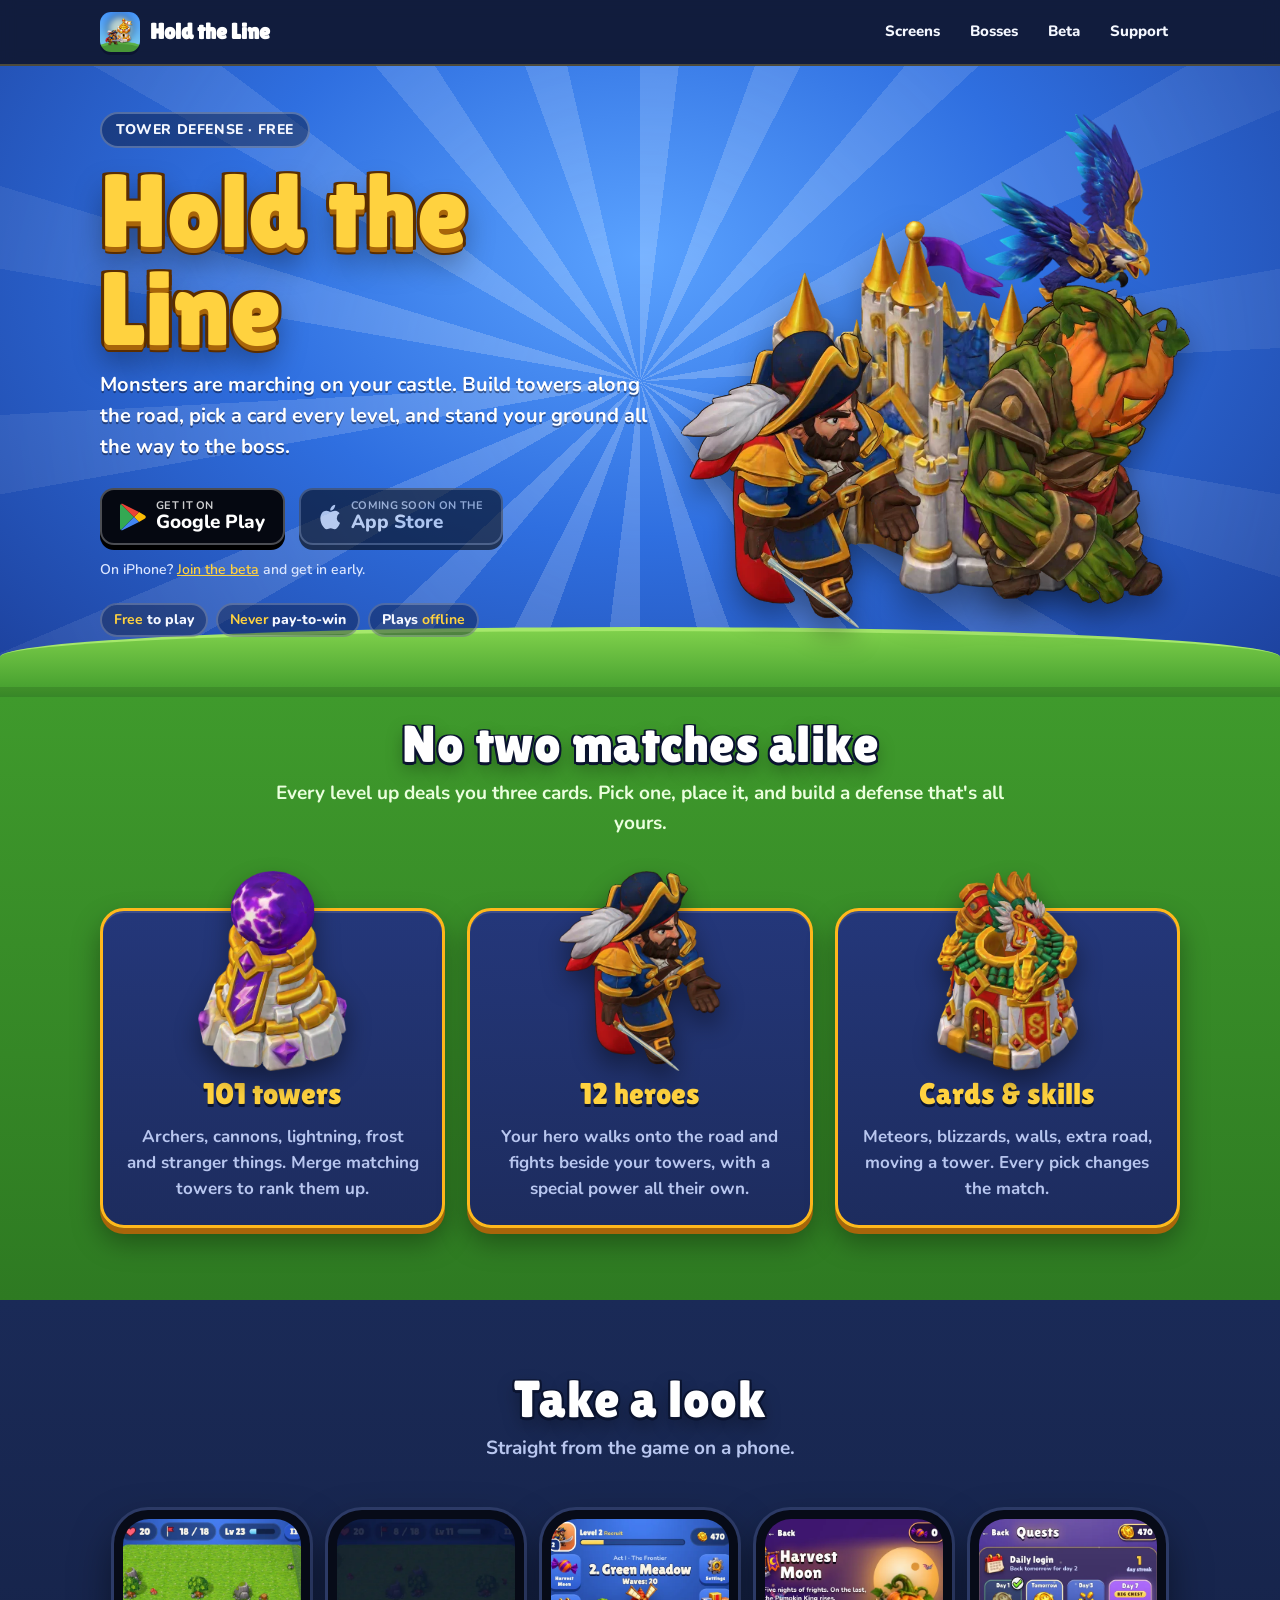
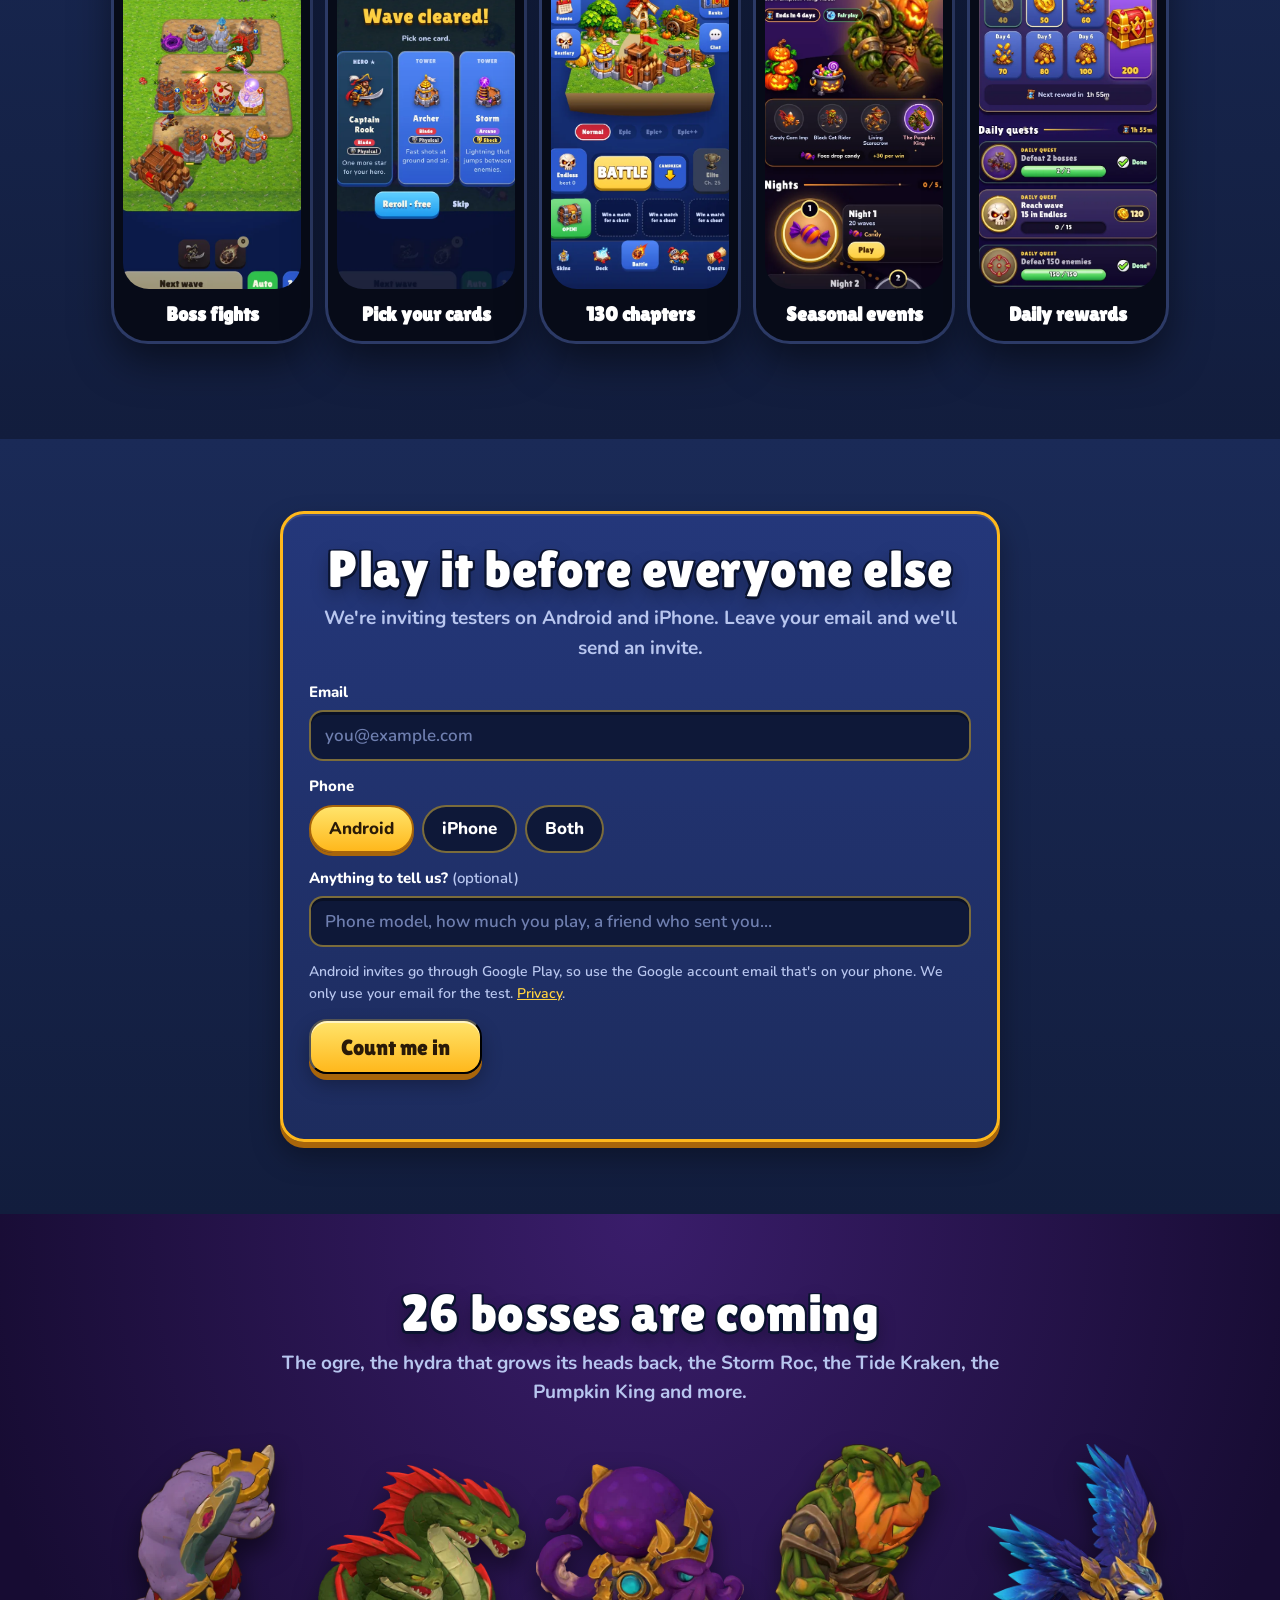
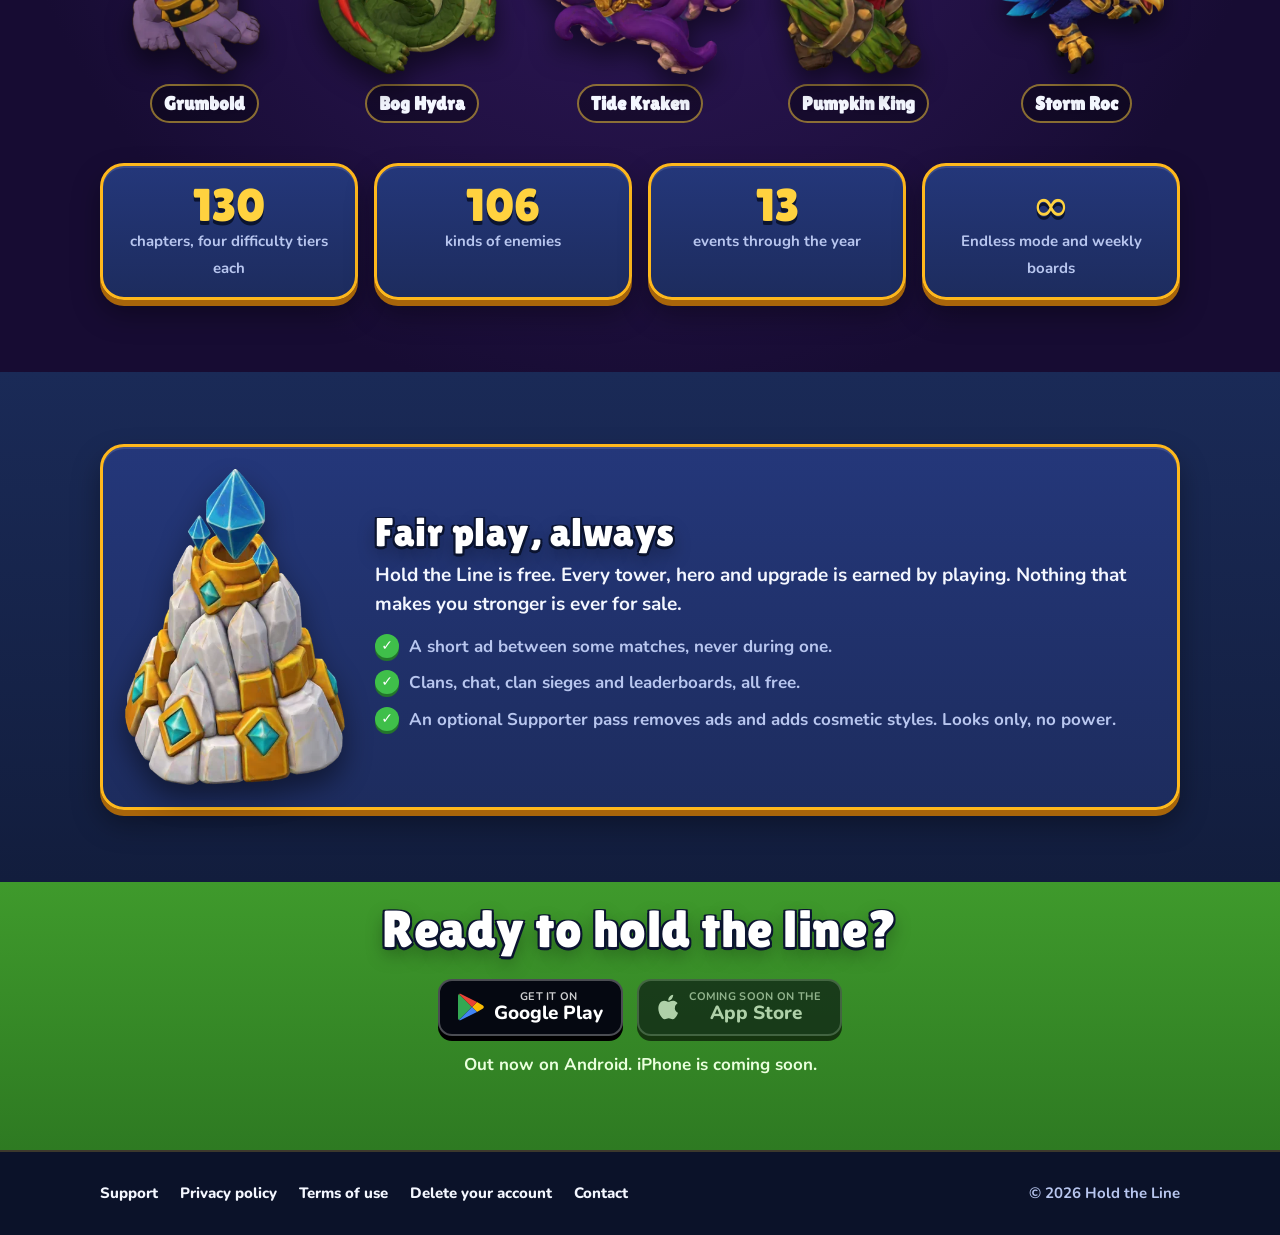
<file: index.html>
<!doctype html>
<html lang="en">
<head>
<meta charset="utf-8">
<meta name="viewport" content="width=device-width, initial-scale=1">
<title>Hold the Line: Tower Defense</title>
<meta name="description" content="Hold the Line is a free tower defense game for Android and iPhone. Build towers, pick cards, beat bosses. Never pay-to-win.">
<meta property="og:title" content="Hold the Line: Tower Defense">
<meta property="og:description" content="Build towers, pick cards, beat bosses. Free, and never pay-to-win.">
<meta property="og:image" content="https://holdthelinetd.com/img/icon.png">
<meta name="theme-color" content="#121d3d">
<link rel="icon" href="img/icon.png">
<link rel="apple-touch-icon" href="img/icon.png">
<link rel="preconnect" href="https://fonts.googleapis.com">
<link rel="preconnect" href="https://fonts.gstatic.com" crossorigin>
<link rel="stylesheet" href="https://fonts.googleapis.com/css2?family=Lilita+One&family=Nunito:wght@600;700;800;900&display=swap">
<link rel="stylesheet" href="style.css">
</head>
<body>
<header class="top">
  <div class="wrap">
    <a class="brand" href="./"><img src="img/icon.png" alt="">Hold the Line</a>
    <nav>
      <a href="#screens" class="hide-sm">Screens</a>
      <a href="#bosses" class="hide-sm">Bosses</a>
      <a href="#beta">Beta</a>
      <a href="support.html">Support</a>
    </nav>
  </div>
</header>

<section class="hero">
  <div class="rays" aria-hidden="true"></div>
  <div class="wrap">
    <div>
      <span class="kicker">Tower defense · Free</span>
      <h1>Hold the Line</h1>
      <p class="lead">Monsters are marching on your castle. Build towers along the road, pick a card every level, and stand your ground all the way to the boss.</p>
      <div class="cta">
        <a class="store" href="https://play.google.com/store/apps/details?id=app.directgigs.holdtheline">
          <svg width="26" height="28" viewBox="0 0 26 28" aria-hidden="true"><path fill="#34A853" d="M1 1l13 13L1 27c-.6-.3-1-1-1-1.8V2.8C0 2 .4 1.3 1 1z"/><path fill="#FBBC04" d="M19 9l-5 5 5 5 5.6-3.2c1.6-.9 1.6-2.8 0-3.6z"/><path fill="#4285F4" d="M14 14L1 27c.5.3 1.2.3 1.9-.1L19 19z"/><path fill="#EA4335" d="M14 14L19 9 2.9 1.1C2.2.7 1.5.7 1 1z"/></svg>
          <span><small>GET IT ON</small><b>Google Play</b></span>
        </a>
        <span class="store soon" title="Coming soon">
          <svg width="22" height="26" viewBox="0 0 384 470" aria-hidden="true"><path fill="#fff" d="M318 250c-1-56 46-83 48-84-26-38-67-44-81-44-35-3-67 20-85 20-17 0-44-20-73-19-37 1-72 22-91 56-39 68-10 168 28 223 18 27 40 57 69 56 28-1 38-18 72-18 33 0 43 18 72 17 30 0 49-27 67-54 21-31 30-61 30-62-1 0-58-22-59-87zM262 85c15-19 26-44 23-70-22 1-49 15-65 34-14 16-27 43-23 68 25 2 50-13 65-32z"/></svg>
          <span><small>COMING SOON ON THE</small><b>App Store</b></span>
        </span>
      </div>
      <p class="fine" style="margin:14px 0 0;color:#dbe6ff">On iPhone? <a href="#beta">Join the beta</a> and get in early.</p>
      <div class="chips">
        <span class="chip"><b>Free</b> to play</span>
        <span class="chip"><b>Never</b> pay-to-win</span>
        <span class="chip">Plays <b>offline</b></span>
      </div>
    </div>
    <div class="stage" aria-hidden="true">
      <img class="roc float c" src="img/boss-stormroc.webp" alt="">
      <img class="castle float" src="img/castle-3.webp" alt="">
      <img class="hero-c float b" src="img/hero-rook.webp" alt="">
      <img class="boss-c float" src="img/boss-pumpkinking.webp" alt="">
    </div>
  </div>
  <div class="grassline"></div>
</section>

<section class="band grass">
  <div class="wrap">
    <div class="head">
      <h2 class="g">No two matches alike</h2>
      <p>Every level up deals you three cards. Pick one, place it, and build a defense that's all yours.</p>
    </div>
    <div class="grid3 lift">
      <div class="panel feat">
        <div class="art"><img src="img/tower-storm-t3.webp" alt="Storm tower"></div>
        <h3>101 towers</h3>
        <p>Archers, cannons, lightning, frost and stranger things. Merge matching towers to rank them up.</p>
      </div>
      <div class="panel feat">
        <div class="art"><img src="img/hero-rook.webp" alt="Captain Rook"></div>
        <h3>12 heroes</h3>
        <p>Your hero walks onto the road and fights beside your towers, with a special power all their own.</p>
      </div>
      <div class="panel feat">
        <div class="art"><img src="img/tower-dragongate-t3.webp" alt="Dragon Gate tower"></div>
        <h3>Cards &amp; skills</h3>
        <p>Meteors, blizzards, walls, extra road, moving a tower. Every pick changes the match.</p>
      </div>
    </div>
  </div>
</section>

<section class="band deep" id="screens">
  <div class="wrap">
    <div class="head">
      <h2 class="g">Take a look</h2>
      <p>Straight from the game on a phone.</p>
    </div>
    <div class="phones">
      <figure class="phone"><img src="img/shots/boss.webp" alt="A boss fight on the last wave" loading="lazy"><figcaption>Boss fights</figcaption></figure>
      <figure class="phone"><img src="img/shots/cards.webp" alt="Picking one of three cards after a wave" loading="lazy"><figcaption>Pick your cards</figcaption></figure>
      <figure class="phone"><img src="img/shots/menu.webp" alt="The main menu with the Green Meadow chapter" loading="lazy"><figcaption>130 chapters</figcaption></figure>
      <figure class="phone"><img src="img/shots/event.webp" alt="The Harvest Moon event" loading="lazy"><figcaption>Seasonal events</figcaption></figure>
      <figure class="phone"><img src="img/shots/quests.webp" alt="Daily login rewards and quests" loading="lazy"><figcaption>Daily rewards</figcaption></figure>
    </div>
  </div>
</section>

<section class="band deep" id="beta">
  <div class="wrap">
    <div class="panel beta">
      <div class="head" style="margin-bottom:18px">
        <h2 class="g">Play it before everyone else</h2>
        <p>We're inviting testers on Android and iPhone. Leave your email and we'll send an invite.</p>
      </div>
      <form id="beta-form" novalidate>
        <label class="field"><span>Email</span><input type="email" name="email" required autocomplete="email" placeholder="you@example.com"></label>
        <div class="field"><span>Phone</span>
          <div class="segs" role="radiogroup">
            <label><input type="radio" name="platform" value="android" checked><b>Android</b></label>
            <label><input type="radio" name="platform" value="ios"><b>iPhone</b></label>
            <label><input type="radio" name="platform" value="both"><b>Both</b></label>
          </div>
        </div>
        <label class="field"><span>Anything to tell us? <em>(optional)</em></span><input type="text" name="note" maxlength="200" placeholder="Phone model, how much you play, a friend who sent you…"></label>
        <input type="text" name="website" tabindex="-1" autocomplete="off" class="hp" aria-hidden="true">
        <p class="fine">Android invites go through Google Play, so use the Google account email that's on your phone. We only use your email for the test. <a href="privacy.html">Privacy</a>.</p>
        <button class="btn" type="submit" id="beta-send">Count me in</button>
        <p class="formmsg" id="beta-msg" role="status" aria-live="polite"></p>
      </form>
    </div>
  </div>
</section>

<section class="band night" id="bosses">
  <div class="wrap">
    <div class="head">
      <h2 class="g">26 bosses are coming</h2>
      <p>The ogre, the hydra that grows its heads back, the Storm Roc, the Tide Kraken, the Pumpkin King and more.</p>
    </div>
    <div class="bosses">
      <div class="boss"><img src="img/boss-ogre.webp" alt="Grumbold the Ogre" loading="lazy"><span>Grumbold</span></div>
      <div class="boss"><img src="img/boss-hydra.webp" alt="The Bog Hydra" loading="lazy"><span>Bog Hydra</span></div>
      <div class="boss"><img src="img/boss-kraken.webp" alt="The Tide Kraken" loading="lazy"><span>Tide Kraken</span></div>
      <div class="boss"><img src="img/boss-pumpkinking.webp" alt="The Pumpkin King" loading="lazy"><span>Pumpkin King</span></div>
      <div class="boss"><img src="img/boss-stormroc.webp" alt="The Storm Roc" loading="lazy"><span>Storm Roc</span></div>
    </div>
    <div class="stats">
      <div class="panel stat"><b>130</b><span>chapters, four difficulty tiers each</span></div>
      <div class="panel stat"><b>106</b><span>kinds of enemies</span></div>
      <div class="panel stat"><b>13</b><span>events through the year</span></div>
      <div class="panel stat"><b>∞</b><span>Endless mode and weekly boards</span></div>
    </div>
  </div>
</section>

<section class="band deep">
  <div class="wrap">
    <div class="panel fair">
      <img src="img/tower-frost-t3.webp" alt="">
      <div>
        <h2 class="g" style="font-size:40px">Fair play, always</h2>
        <p>Hold the Line is free. Every tower, hero and upgrade is earned by playing. Nothing that makes you stronger is ever for sale.</p>
        <ul>
          <li>A short ad between some matches, never during one.</li>
          <li>Clans, chat, clan sieges and leaderboards, all free.</li>
          <li>An optional Supporter pass removes ads and adds cosmetic styles. Looks only, no power.</li>
        </ul>
      </div>
    </div>
  </div>
</section>

<section class="band grass final">
  <div class="wrap">
    <h2 class="g">Ready to hold the line?</h2>
    <div class="cta">
      <!-- Store badges: "Coming soon" until each store page is public. -->
      <a class="store" href="https://play.google.com/store/apps/details?id=app.directgigs.holdtheline">
          <svg width="26" height="28" viewBox="0 0 26 28" aria-hidden="true"><path fill="#34A853" d="M1 1l13 13L1 27c-.6-.3-1-1-1-1.8V2.8C0 2 .4 1.3 1 1z"/><path fill="#FBBC04" d="M19 9l-5 5 5 5 5.6-3.2c1.6-.9 1.6-2.8 0-3.6z"/><path fill="#4285F4" d="M14 14L1 27c.5.3 1.2.3 1.9-.1L19 19z"/><path fill="#EA4335" d="M14 14L19 9 2.9 1.1C2.2.7 1.5.7 1 1z"/></svg>
          <span><small>GET IT ON</small><b>Google Play</b></span>
        </a>
      <span class="store soon" title="Coming soon">
          <svg width="22" height="26" viewBox="0 0 384 470" aria-hidden="true"><path fill="#fff" d="M318 250c-1-56 46-83 48-84-26-38-67-44-81-44-35-3-67 20-85 20-17 0-44-20-73-19-37 1-72 22-91 56-39 68-10 168 28 223 18 27 40 57 69 56 28-1 38-18 72-18 33 0 43 18 72 17 30 0 49-27 67-54 21-31 30-61 30-62-1 0-58-22-59-87zM262 85c15-19 26-44 23-70-22 1-49 15-65 34-14 16-27 43-23 68 25 2 50-13 65-32z"/></svg>
          <span><small>COMING SOON ON THE</small><b>App Store</b></span>
        </span>
    </div>
    <p style="margin:16px 0 0;color:#eaffdd">Out now on Android. iPhone is coming soon.</p>
  </div>
</section>

<footer>
  <div class="wrap">
    <a href="support.html">Support</a>
    <a href="privacy.html">Privacy policy</a>
    <a href="terms.html">Terms of use</a>
    <a href="delete-account.html">Delete your account</a>
    <a href="mailto:phillip@directgigs.app">Contact</a>
    <span class="copy">&copy; 2026 Hold the Line</span>
  </div>
</footer>
<script>
// Beta sign-ups go to the game's Supabase project (a write-only function;
// the publishable key below is meant to be public).
(function () {
  var URL = 'https://sylwotwblrbzujphzxsf.supabase.co/rest/v1/rpc/beta_signup';
  var KEY = 'sb_publishable_Mkt8gyBEcAbcmJpKMEhesw_SqRs825k';
  var form = document.getElementById('beta-form'), msg = document.getElementById('beta-msg'), btn = document.getElementById('beta-send');
  if (!form) return;
  form.addEventListener('submit', function (ev) {
    ev.preventDefault();
    var email = form.email.value.trim();
    if (form.website.value) return; // a bot filled the hidden field
    if (!/^[^@\s]+@[^@\s]+\.[^@\s]{2,}$/.test(email)) { msg.textContent = 'That email doesn\'t look right.'; msg.className = 'formmsg bad'; return; }
    btn.disabled = true; msg.textContent = 'Sending…'; msg.className = 'formmsg';
    fetch(URL, { method: 'POST', headers: { apikey: KEY, 'Content-Type': 'application/json' },
      body: JSON.stringify({ p_email: email, p_platform: form.platform.value, p_note: form.note.value.trim() || null }) })
      .then(function (r) { return r.ok ? r.json() : Promise.reject(r.status); })
      .then(function (res) {
        if (res === 'ok') { msg.textContent = 'You\'re on the list. Watch your inbox for the invite.'; msg.className = 'formmsg good'; form.reset(); }
        else if (res === 'bad_email') { msg.textContent = 'That email doesn\'t look right.'; msg.className = 'formmsg bad'; }
        else { msg.textContent = 'We\'re swamped right now. Try again in a bit.'; msg.className = 'formmsg bad'; }
      })
      .catch(function () { msg.textContent = 'Couldn\'t send. Check your connection and try again.'; msg.className = 'formmsg bad'; })
      .then(function () { btn.disabled = false; });
  });
})();
</script>
</body>
</html>
</file>
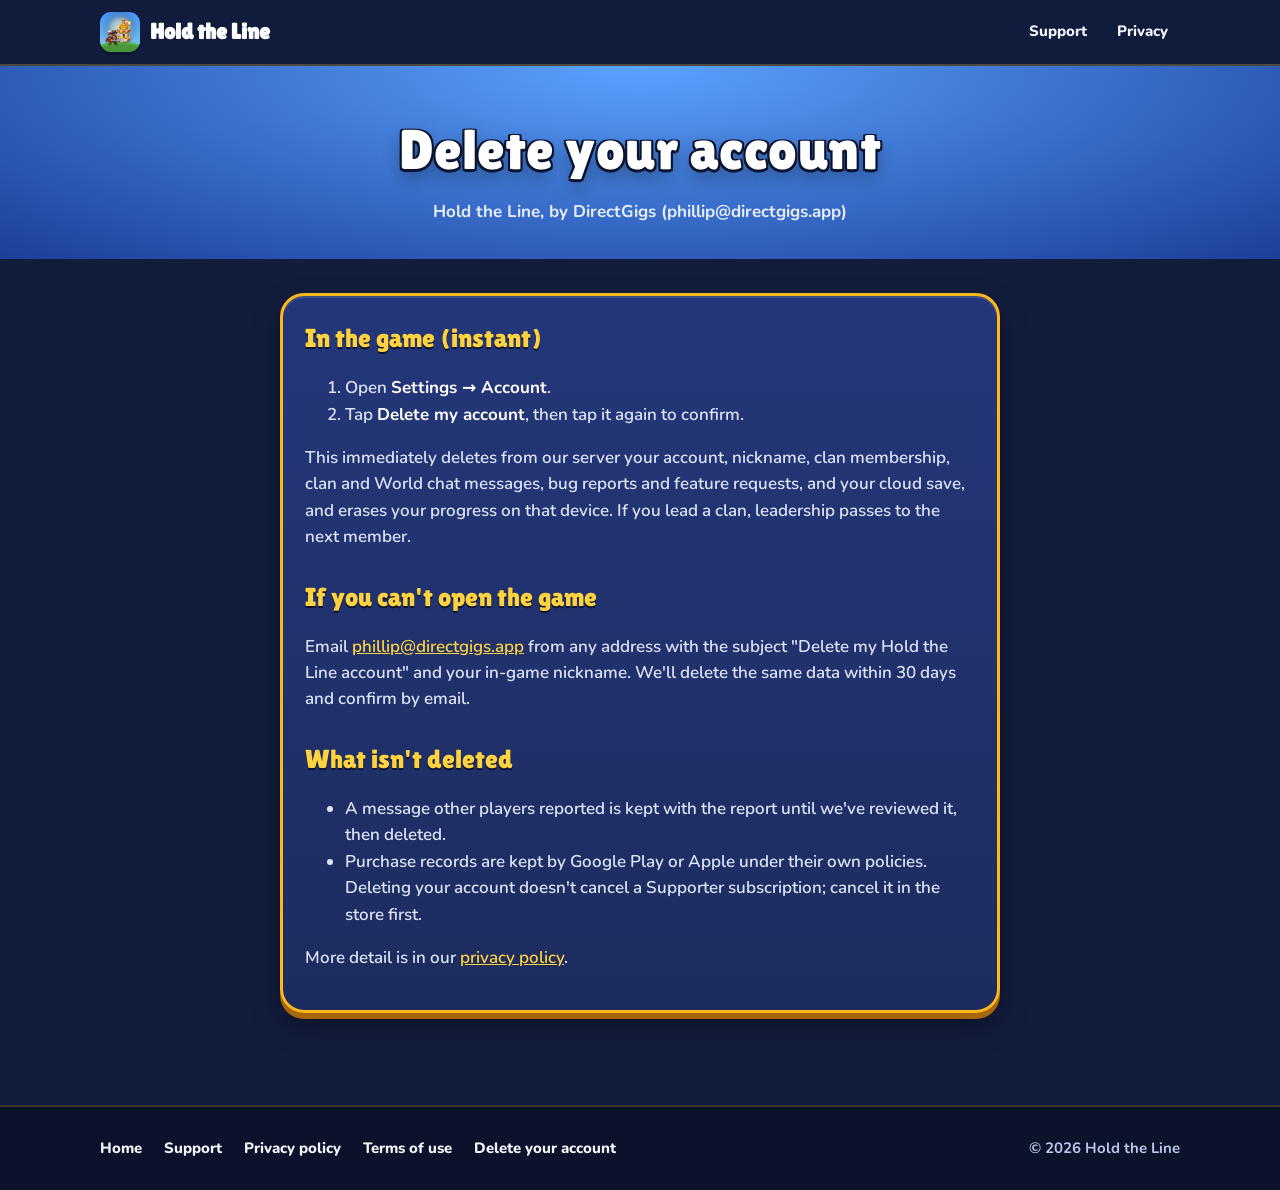
<file: delete-account.html>
<!doctype html>
<html lang="en">
<head>
<meta charset="utf-8">
<meta name="viewport" content="width=device-width, initial-scale=1">
<title>Hold the Line: Delete your account</title>
<link rel="icon" href="img/icon.png">
<link rel="stylesheet" href="https://fonts.googleapis.com/css2?family=Lilita+One&family=Nunito:wght@600;700;800;900&display=swap">
<link rel="stylesheet" href="style.css">
</head>
<body>
<header class="top">
  <div class="wrap">
    <a class="brand" href="./"><img src="img/icon.png" alt="">Hold the Line</a>
    <nav>
      <a href="support.html">Support</a>
      <a href="privacy.html">Privacy</a>
    </nav>
  </div>
</header>
<section class="pagehead">
  <h1 class="gtitle">Delete your account</h1>
  <p>Hold the Line, by DirectGigs (phillip@directgigs.app)</p>
</section>
<main class="doc">
<div class="panel">
<h2>In the game (instant)</h2>
<ol>
  <li>Open <strong>Settings → Account</strong>.</li>
  <li>Tap <strong>Delete my account</strong>, then tap it again to confirm.</li>
</ol>
<p>This immediately deletes from our server your account, nickname, clan membership, clan and World chat messages, bug reports and feature requests, and your cloud save, and erases your progress on that device. If you lead a clan, leadership passes to the next member.</p>
<h2>If you can't open the game</h2>
<p>Email <a href="mailto:phillip@directgigs.app?subject=Delete%20my%20Hold%20the%20Line%20account">phillip@directgigs.app</a> from any address with the subject "Delete my Hold the Line account" and your in-game nickname. We'll delete the same data within 30 days and confirm by email.</p>
<h2>What isn't deleted</h2>
<ul>
  <li>A message other players reported is kept with the report until we've reviewed it, then deleted.</li>
  <li>Purchase records are kept by Google Play or Apple under their own policies. Deleting your account doesn't cancel a Supporter subscription; cancel it in the store first.</li>
</ul>
<p>More detail is in our <a href="privacy.html">privacy policy</a>.</p>
</div>
</main>
<footer>
  <div class="wrap">
    <a href="./">Home</a>
    <a href="support.html">Support</a>
    <a href="privacy.html">Privacy policy</a>
    <a href="terms.html">Terms of use</a>
    <a href="delete-account.html">Delete your account</a>
    <span class="copy">&copy; 2026 Hold the Line</span>
  </div>
</footer>
</body>
</html>
</file>
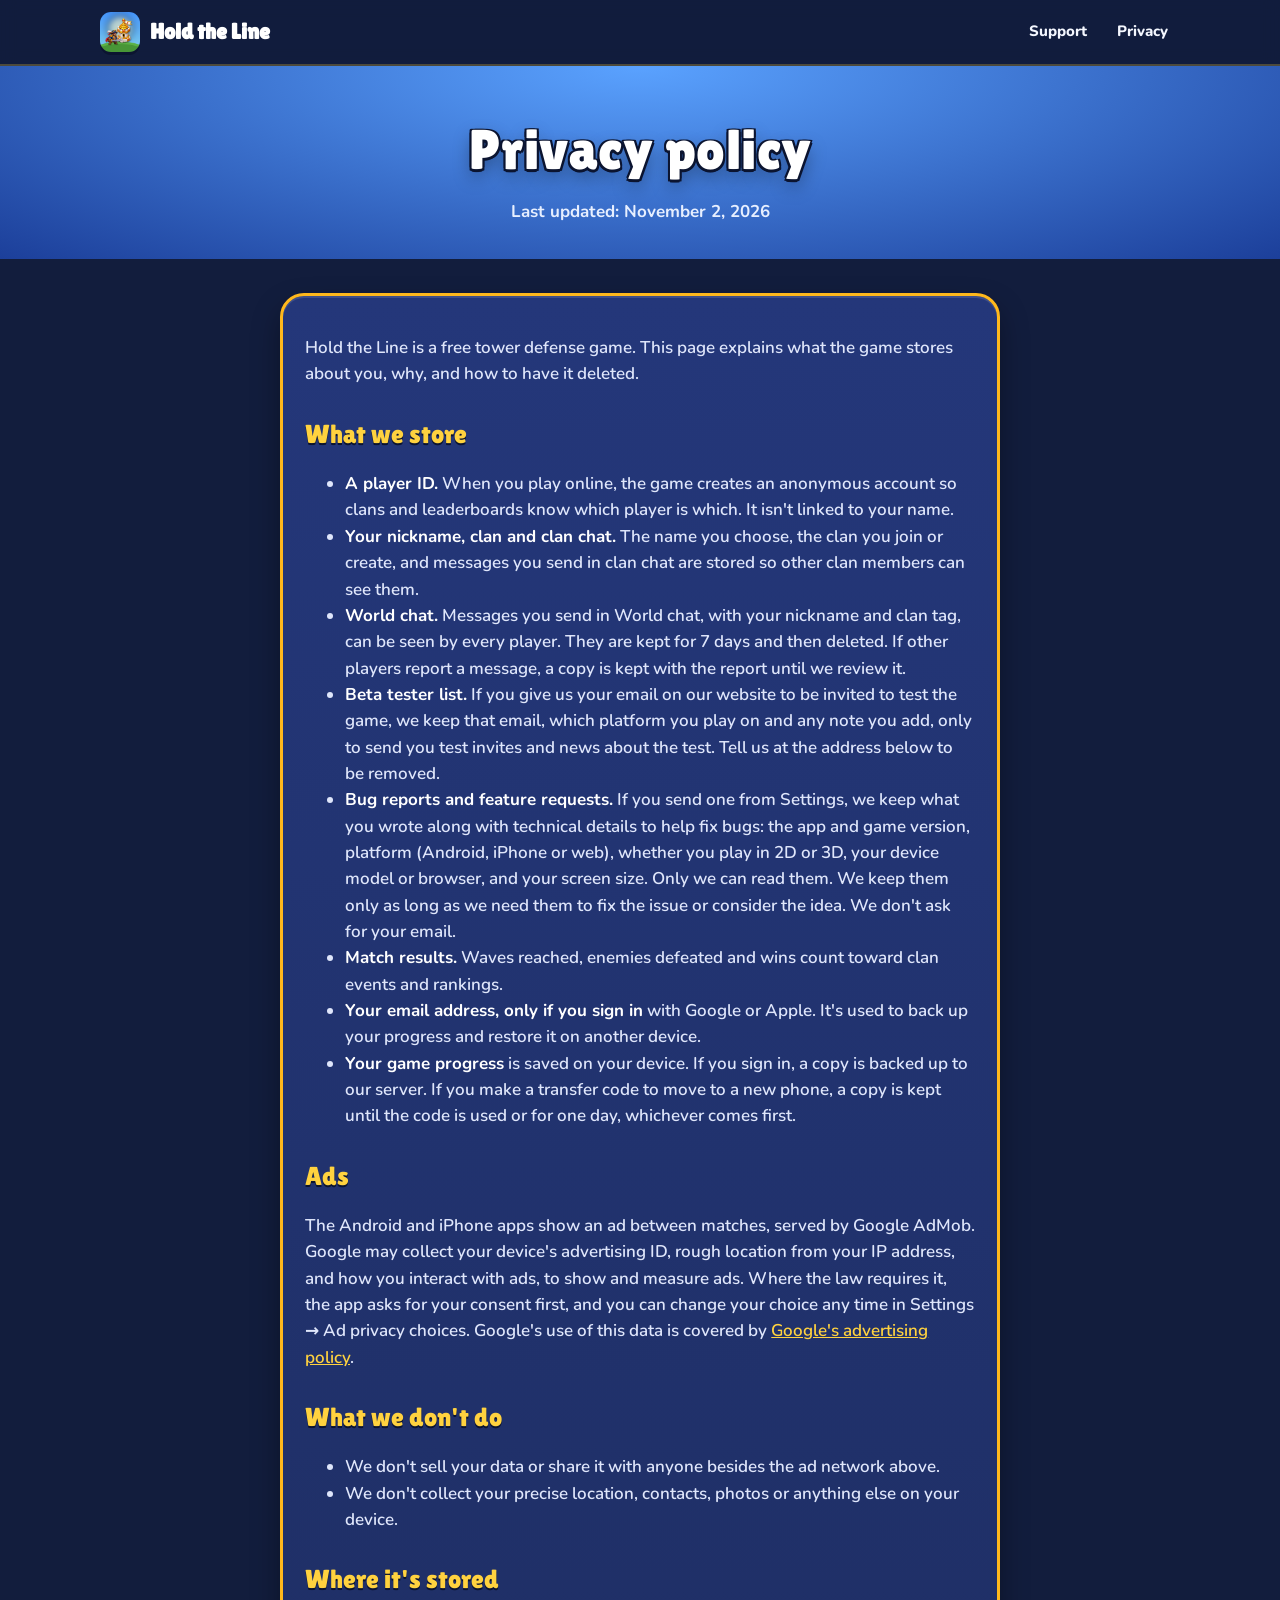
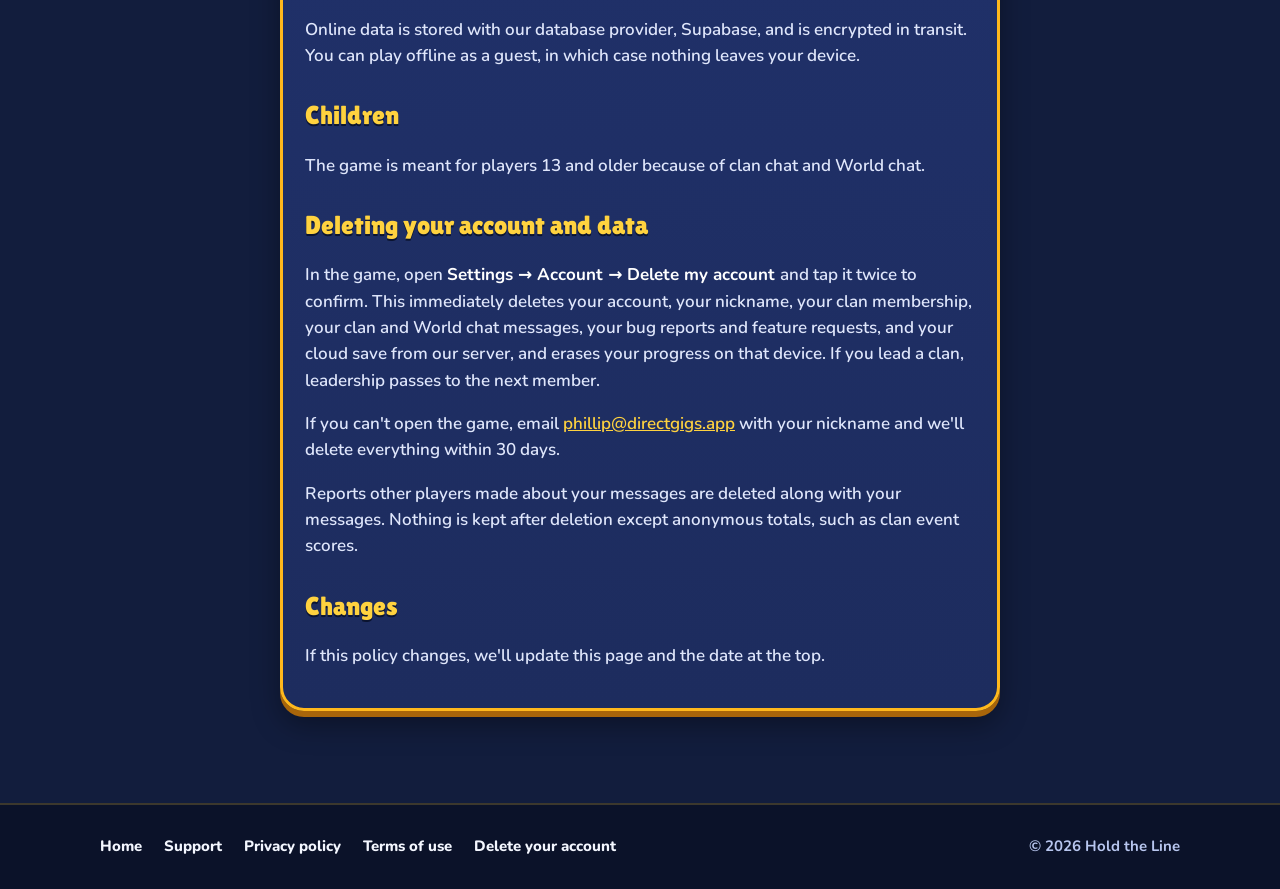
<file: privacy.html>
<!doctype html>
<html lang="en">
<head>
<meta charset="utf-8">
<meta name="viewport" content="width=device-width, initial-scale=1">
<title>Hold the Line: Privacy Policy</title>
<link rel="icon" href="img/icon.png">
<link rel="stylesheet" href="https://fonts.googleapis.com/css2?family=Lilita+One&family=Nunito:wght@600;700;800;900&display=swap">
<link rel="stylesheet" href="style.css">
</head>
<body>
<header class="top">
  <div class="wrap">
    <a class="brand" href="./"><img src="img/icon.png" alt="">Hold the Line</a>
    <nav>
      <a href="support.html">Support</a>
      <a href="privacy.html">Privacy</a>
    </nav>
  </div>
</header>
<section class="pagehead">
  <h1 class="gtitle">Privacy policy</h1>
  <p>Last updated: November 2, 2026</p>
</section>
<main class="doc">
<div class="panel">
<p>Hold the Line is a free tower defense game. This page explains what the game stores about you, why, and how to have it deleted.</p>

<h2>What we store</h2>
<ul>
  <li><strong>A player ID.</strong> When you play online, the game creates an anonymous account so clans and leaderboards know which player is which. It isn't linked to your name.</li>
  <li><strong>Your nickname, clan and clan chat.</strong> The name you choose, the clan you join or create, and messages you send in clan chat are stored so other clan members can see them.</li>
  <li><strong>World chat.</strong> Messages you send in World chat, with your nickname and clan tag, can be seen by every player. They are kept for 7 days and then deleted. If other players report a message, a copy is kept with the report until we review it.</li>
  <li><strong>Beta tester list.</strong> If you give us your email on our website to be invited to test the game, we keep that email, which platform you play on and any note you add, only to send you test invites and news about the test. Tell us at the address below to be removed.</li>
  <li><strong>Bug reports and feature requests.</strong> If you send one from Settings, we keep what you wrote along with technical details to help fix bugs: the app and game version, platform (Android, iPhone or web), whether you play in 2D or 3D, your device model or browser, and your screen size. Only we can read them. We keep them only as long as we need them to fix the issue or consider the idea. We don't ask for your email.</li>
  <li><strong>Match results.</strong> Waves reached, enemies defeated and wins count toward clan events and rankings.</li>
  <li><strong>Your email address, only if you sign in</strong> with Google or Apple. It's used to back up your progress and restore it on another device.</li>
  <li><strong>Your game progress</strong> is saved on your device. If you sign in, a copy is backed up to our server. If you make a transfer code to move to a new phone, a copy is kept until the code is used or for one day, whichever comes first.</li>
</ul>

<h2>Ads</h2>
<p>The Android and iPhone apps show an ad between matches, served by Google AdMob. Google may collect your device's advertising ID, rough location from your IP address, and how you interact with ads, to show and measure ads. Where the law requires it, the app asks for your consent first, and you can change your choice any time in Settings → Ad privacy choices. Google's use of this data is covered by <a href="https://policies.google.com/technologies/ads">Google's advertising policy</a>.</p>

<h2>What we don't do</h2>
<ul>
  <li>We don't sell your data or share it with anyone besides the ad network above.</li>
  <li>We don't collect your precise location, contacts, photos or anything else on your device.</li>
</ul>

<h2>Where it's stored</h2>
<p>Online data is stored with our database provider, Supabase, and is encrypted in transit. You can play offline as a guest, in which case nothing leaves your device.</p>

<h2>Children</h2>
<p>The game is meant for players 13 and older because of clan chat and World chat.</p>

<h2 id="delete">Deleting your account and data</h2>
<p>In the game, open <strong>Settings → Account → Delete my account</strong> and tap it twice to confirm. This immediately deletes your account, your nickname, your clan membership, your clan and World chat messages, your bug reports and feature requests, and your cloud save from our server, and erases your progress on that device. If you lead a clan, leadership passes to the next member.</p>
<p>If you can't open the game, email <a href="mailto:phillip@directgigs.app">phillip@directgigs.app</a> with your nickname and we'll delete everything within 30 days.</p>
<p>Reports other players made about your messages are deleted along with your messages. Nothing is kept after deletion except anonymous totals, such as clan event scores.</p>

<h2>Changes</h2>
<p>If this policy changes, we'll update this page and the date at the top.</p>
</div>
</main>
<footer>
  <div class="wrap">
    <a href="./">Home</a>
    <a href="support.html">Support</a>
    <a href="privacy.html">Privacy policy</a>
    <a href="terms.html">Terms of use</a>
    <a href="delete-account.html">Delete your account</a>
    <span class="copy">&copy; 2026 Hold the Line</span>
  </div>
</footer>
</body>
</html>
</file>
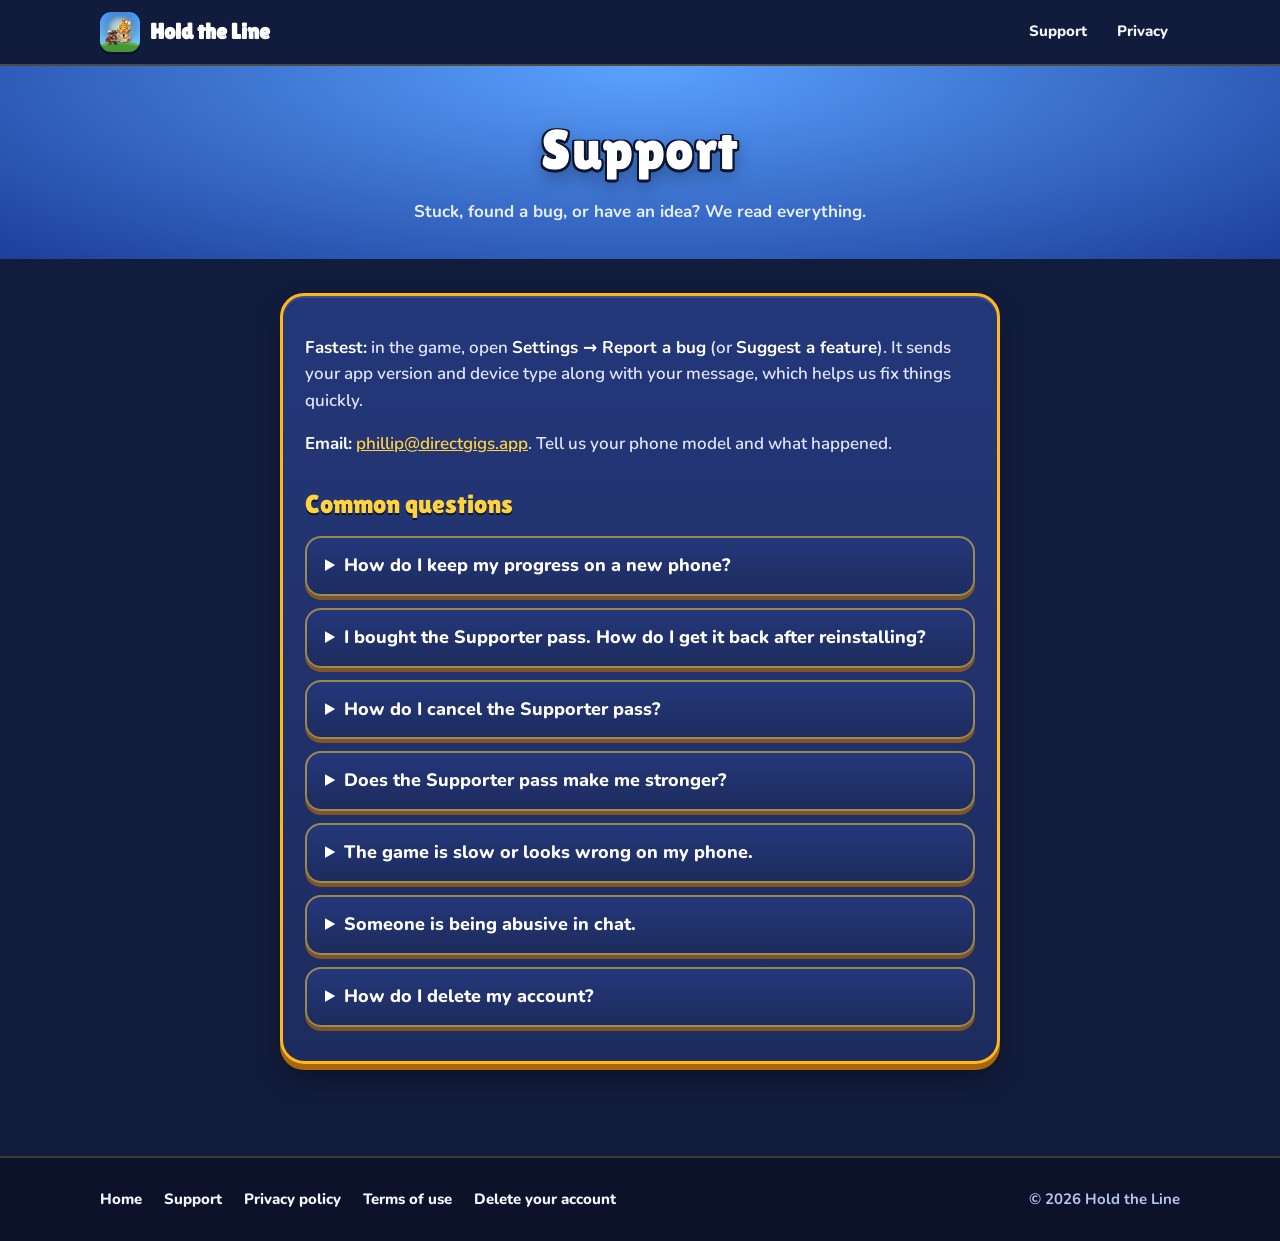
<file: support.html>
<!doctype html>
<html lang="en">
<head>
<meta charset="utf-8">
<meta name="viewport" content="width=device-width, initial-scale=1">
<title>Hold the Line: Support</title>
<link rel="icon" href="img/icon.png">
<link rel="stylesheet" href="https://fonts.googleapis.com/css2?family=Lilita+One&family=Nunito:wght@600;700;800;900&display=swap">
<link rel="stylesheet" href="style.css">
</head>
<body>
<header class="top">
  <div class="wrap">
    <a class="brand" href="./"><img src="img/icon.png" alt="">Hold the Line</a>
    <nav>
      <a href="support.html">Support</a>
      <a href="privacy.html">Privacy</a>
    </nav>
  </div>
</header>
<section class="pagehead">
  <h1 class="gtitle">Support</h1>
  <p>Stuck, found a bug, or have an idea? We read everything.</p>
</section>
<main class="doc">
<div class="panel">
<p><strong>Fastest:</strong> in the game, open <strong>Settings → Report a bug</strong> (or <strong>Suggest a feature</strong>). It sends your app version and device type along with your message, which helps us fix things quickly.</p>
<p><strong>Email:</strong> <a href="mailto:phillip@directgigs.app?subject=Hold%20the%20Line">phillip@directgigs.app</a>. Tell us your phone model and what happened.</p>

<h2>Common questions</h2>
<details><summary>How do I keep my progress on a new phone?</summary>
<p>Open <strong>Settings → Account</strong> and sign in with Google or Apple. Sign in with the same account on the new phone and your progress comes back. Or make a <strong>transfer code</strong> in Settings on the old phone and enter it on the new one (codes last one day).</p></details>
<details><summary>I bought the Supporter pass. How do I get it back after reinstalling?</summary>
<p>Open the <strong>Supporter</strong> screen and tap <strong>Restore purchase</strong>, signed in to the same Google Play or Apple account you bought it with.</p></details>
<details><summary>How do I cancel the Supporter pass?</summary>
<p>Subscriptions are managed by the store. On Android: Google Play → your profile → <strong>Payments &amp; subscriptions → Subscriptions</strong>. On iPhone: <strong>Settings → your name → Subscriptions</strong>. You keep the perks until the end of the month you paid for. For refunds, ask Google Play or Apple; we can't issue store refunds ourselves.</p></details>
<details><summary>Does the Supporter pass make me stronger?</summary>
<p>No. It removes ads and adds cosmetic styles and a badge. Every tower, hero and upgrade is earned by playing.</p></details>
<details><summary>The game is slow or looks wrong on my phone.</summary>
<p>In <strong>Settings</strong>, tap <strong>Graphics</strong> until it says <strong>2D</strong>. The 2D board is lighter on older phones. If it still happens, send a bug report from Settings so we can see your device.</p></details>
<details><summary>Someone is being abusive in chat.</summary>
<p>Tap their message and choose <strong>Report</strong>, or block them. Messages that several players report are hidden automatically and reviewed.</p></details>
<details><summary>How do I delete my account?</summary>
<p>See <a href="delete-account.html">Delete your account</a>.</p></details>
</div>
</main>
<footer>
  <div class="wrap">
    <a href="./">Home</a>
    <a href="support.html">Support</a>
    <a href="privacy.html">Privacy policy</a>
    <a href="terms.html">Terms of use</a>
    <a href="delete-account.html">Delete your account</a>
    <span class="copy">&copy; 2026 Hold the Line</span>
  </div>
</footer>
</body>
</html>
</file>
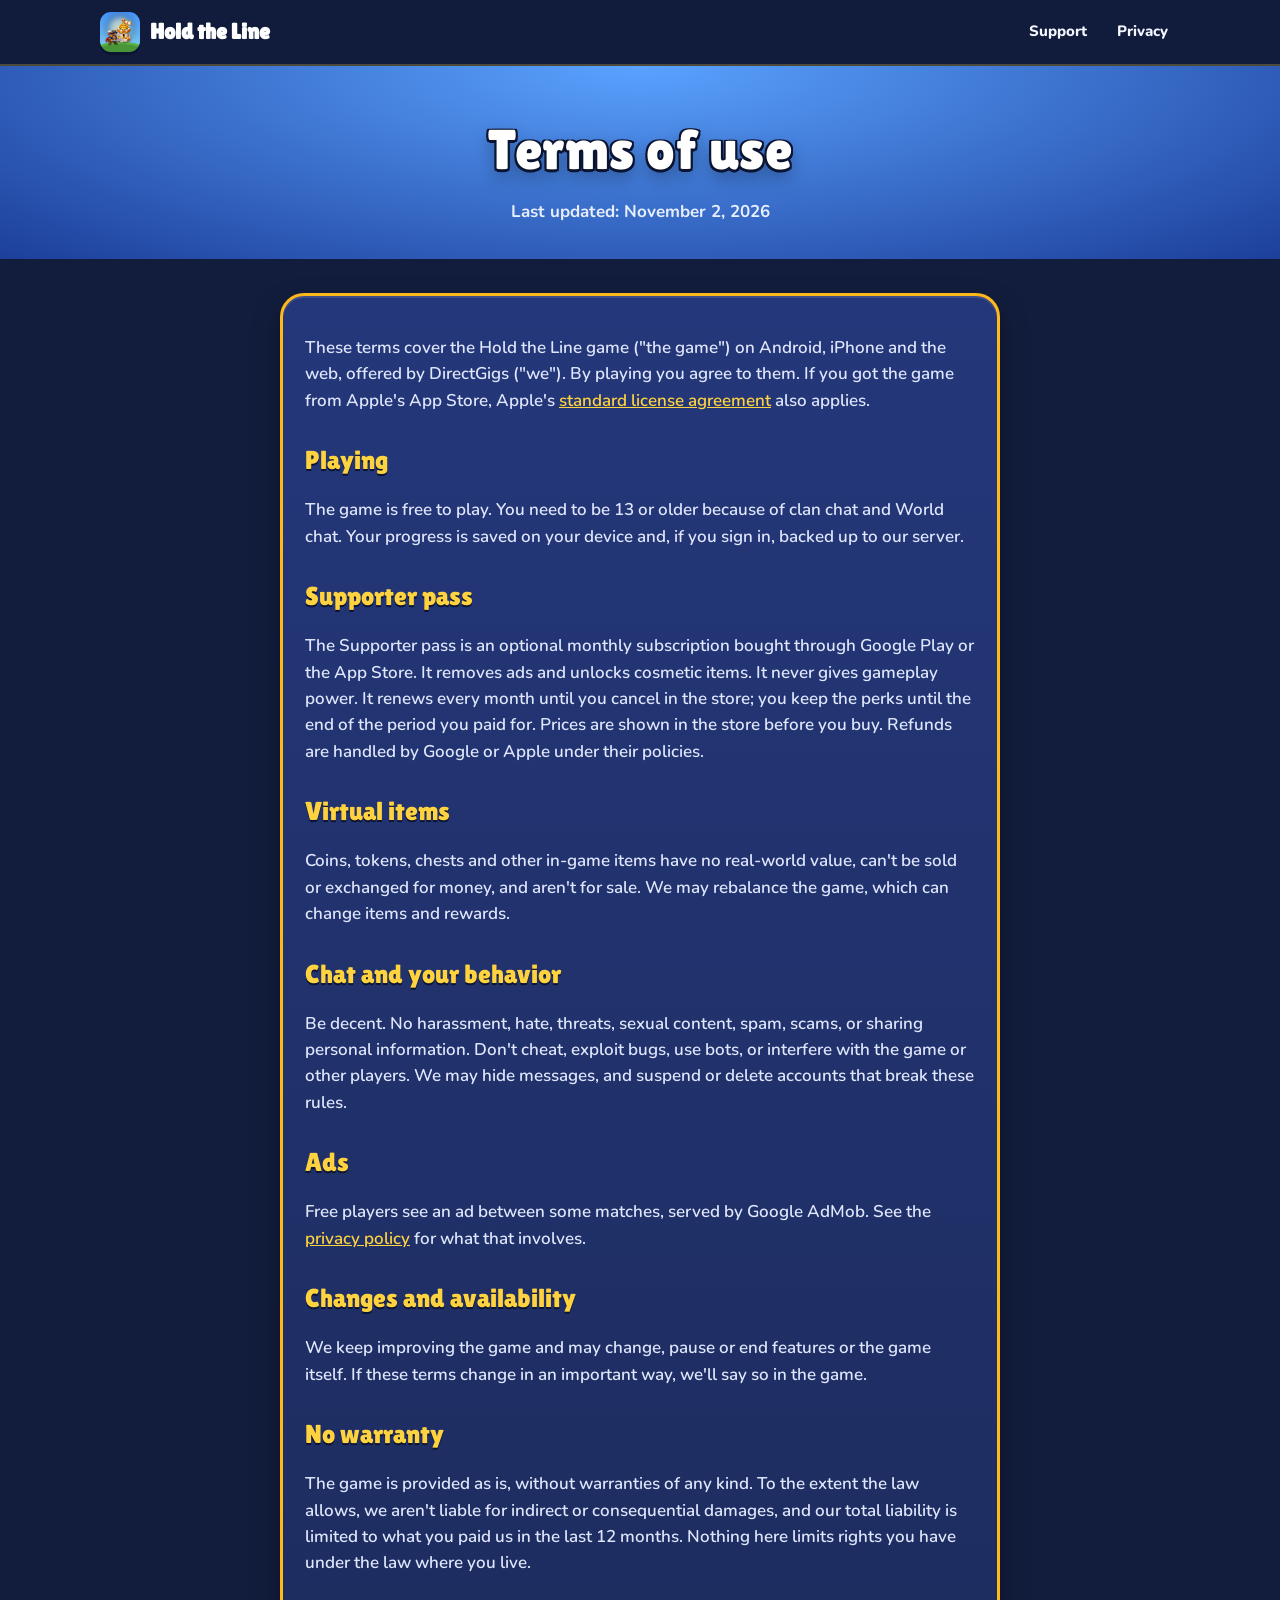
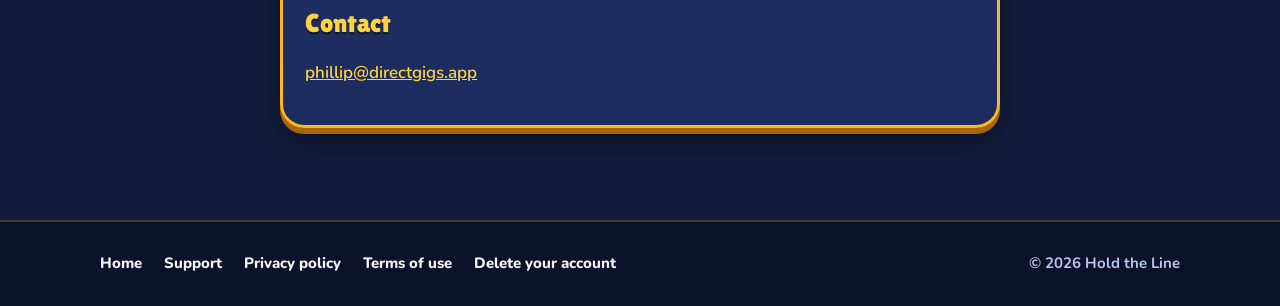
<file: terms.html>
<!doctype html>
<html lang="en">
<head>
<meta charset="utf-8">
<meta name="viewport" content="width=device-width, initial-scale=1">
<title>Hold the Line: Terms of use</title>
<link rel="icon" href="img/icon.png">
<link rel="stylesheet" href="https://fonts.googleapis.com/css2?family=Lilita+One&family=Nunito:wght@600;700;800;900&display=swap">
<link rel="stylesheet" href="style.css">
</head>
<body>
<header class="top">
  <div class="wrap">
    <a class="brand" href="./"><img src="img/icon.png" alt="">Hold the Line</a>
    <nav>
      <a href="support.html">Support</a>
      <a href="privacy.html">Privacy</a>
    </nav>
  </div>
</header>
<section class="pagehead">
  <h1 class="gtitle">Terms of use</h1>
  <p>Last updated: November 2, 2026</p>
</section>
<main class="doc">
<div class="panel">
<p>These terms cover the Hold the Line game ("the game") on Android, iPhone and the web, offered by DirectGigs ("we"). By playing you agree to them. If you got the game from Apple's App Store, Apple's <a href="https://www.apple.com/legal/internet-services/itunes/dev/stdeula/">standard license agreement</a> also applies.</p>
<h2>Playing</h2>
<p>The game is free to play. You need to be 13 or older because of clan chat and World chat. Your progress is saved on your device and, if you sign in, backed up to our server.</p>
<h2>Supporter pass</h2>
<p>The Supporter pass is an optional monthly subscription bought through Google Play or the App Store. It removes ads and unlocks cosmetic items. It never gives gameplay power. It renews every month until you cancel in the store; you keep the perks until the end of the period you paid for. Prices are shown in the store before you buy. Refunds are handled by Google or Apple under their policies.</p>
<h2>Virtual items</h2>
<p>Coins, tokens, chests and other in-game items have no real-world value, can't be sold or exchanged for money, and aren't for sale. We may rebalance the game, which can change items and rewards.</p>
<h2>Chat and your behavior</h2>
<p>Be decent. No harassment, hate, threats, sexual content, spam, scams, or sharing personal information. Don't cheat, exploit bugs, use bots, or interfere with the game or other players. We may hide messages, and suspend or delete accounts that break these rules.</p>
<h2>Ads</h2>
<p>Free players see an ad between some matches, served by Google AdMob. See the <a href="privacy.html">privacy policy</a> for what that involves.</p>
<h2>Changes and availability</h2>
<p>We keep improving the game and may change, pause or end features or the game itself. If these terms change in an important way, we'll say so in the game.</p>
<h2>No warranty</h2>
<p>The game is provided as is, without warranties of any kind. To the extent the law allows, we aren't liable for indirect or consequential damages, and our total liability is limited to what you paid us in the last 12 months. Nothing here limits rights you have under the law where you live.</p>
<h2>Contact</h2>
<p><a href="mailto:phillip@directgigs.app">phillip@directgigs.app</a></p>
</div>
</main>
<footer>
  <div class="wrap">
    <a href="./">Home</a>
    <a href="support.html">Support</a>
    <a href="privacy.html">Privacy policy</a>
    <a href="terms.html">Terms of use</a>
    <a href="delete-account.html">Delete your account</a>
    <span class="copy">&copy; 2026 Hold the Line</span>
  </div>
</footer>
</body>
</html>
</file>
<file: style.css>
/* Hold the Line website. Styled like the game's own menus: sky-blue
   rays, Lilita One headings with a dark outline, navy panels edged in
   gold, and chunky buttons with a pressed-down lip. */
:root {
  --sky-1: #5aa2ff;
  --sky-2: #2f6fe0;
  --sky-3: #1c3f9a;
  --navy: #121d3d;
  --navy-2: #1a2a57;
  --panel: #1d2c5e;
  --panel-2: #24377a;
  --gold: #ffd23f;
  --gold-2: #ffb81c;
  --gold-dark: #a8650a;
  --ink: #2a1a08;
  --text: #f4f7ff;
  --muted: #b8c6ef;
  --grass-1: #7fd04b;
  --grass-2: #3f9a2c;
  --night-1: #3a1d6b;
  --night-2: #170c33;
  --display: "Lilita One", "Arial Rounded MT Bold", system-ui, sans-serif;
  --body: "Nunito", system-ui, -apple-system, "Segoe UI", sans-serif;
}

* { box-sizing: border-box; }
html { -webkit-text-size-adjust: 100%; scroll-behavior: smooth; }
body {
  margin: 0;
  background: var(--navy);
  color: var(--text);
  font: 700 17px/1.55 var(--body);
  overflow-x: hidden;
}
img { max-width: 100%; display: block; }
a { color: var(--gold); }
.wrap { max-width: 1120px; margin: 0 auto; padding: 0 20px; }

/* Outlined game lettering. */
.gtitle, h2.g {
  font-family: var(--display);
  font-weight: 400;
  letter-spacing: 0.5px;
  color: #fff;
  -webkit-text-stroke: 0;
  text-shadow:
    0 3px 0 #0b1430, 2px 2px 0 #0b1430, -2px 2px 0 #0b1430, 2px -1px 0 #0b1430, -2px -1px 0 #0b1430,
    0 8px 18px rgba(0, 0, 0, 0.35);
}

/* ---------- top bar ---------- */
.top {
  position: sticky; top: 0; z-index: 20;
  background: rgba(18, 29, 61, 0.92);
  backdrop-filter: blur(8px);
  border-bottom: 2px solid rgba(255, 210, 63, 0.25);
}
.top .wrap { display: flex; align-items: center; gap: 14px; height: 64px; }
.brand { display: flex; align-items: center; gap: 10px; color: #fff; text-decoration: none; font-family: var(--display); font-size: 22px; }
.brand img { width: 40px; height: 40px; border-radius: 11px; box-shadow: 0 3px 0 #0b1430; }
.top nav { margin-left: auto; display: flex; gap: 6px; }
.top nav a {
  color: var(--text); text-decoration: none; font-weight: 800; font-size: 15px;
  padding: 7px 12px; border-radius: 10px;
}
.top nav a:hover { background: rgba(255, 255, 255, 0.08); color: var(--gold); }

/* ---------- buttons ---------- */
.btn {
  display: inline-flex; align-items: center; justify-content: center; gap: 10px;
  font-family: var(--display); font-size: 24px; color: var(--ink); text-decoration: none;
  padding: 14px 30px 12px; border-radius: 18px;
  background: linear-gradient(#ffe46b, var(--gold-2));
  box-shadow: 0 6px 0 var(--gold-dark), 0 10px 20px rgba(0, 0, 0, 0.3), inset 0 2px 0 rgba(255, 255, 255, 0.6);
  transition: transform 0.08s, box-shadow 0.08s;
}
.btn:hover { transform: translateY(-1px); }
.btn:active { transform: translateY(4px); box-shadow: 0 2px 0 var(--gold-dark), inset 0 2px 0 rgba(255, 255, 255, 0.6); }
.store {
  display: inline-flex; align-items: center; gap: 10px; padding: 10px 18px; border-radius: 14px;
  background: #050811; color: #fff; text-decoration: none; border: 2px solid rgba(255, 255, 255, 0.28);
  box-shadow: 0 5px 0 #000;
}
.store small { display: block; font-weight: 700; font-size: 11px; opacity: 0.8; line-height: 1.1; letter-spacing: 0.3px; }
.store b { display: block; font-size: 19px; line-height: 1.1; font-weight: 800; }
.store.soon { opacity: 0.6; }

/* ---------- hero ---------- */
.hero {
  position: relative; overflow: hidden; isolation: isolate;
  background: radial-gradient(ellipse at 50% 30%, var(--sky-1) 0%, var(--sky-2) 45%, var(--sky-3) 100%);
  padding: 46px 0 0;
}
.rays {
  position: absolute; inset: -60%; z-index: -1; opacity: 0.22;
  background: repeating-conic-gradient(from 0deg at 50% 50%, #fff 0deg 7deg, transparent 7deg 20deg);
  animation: spin 90s linear infinite;
  mask-image: radial-gradient(circle at 50% 50%, #000 0%, transparent 60%);
  -webkit-mask-image: radial-gradient(circle at 50% 50%, #000 0%, transparent 60%);
}
@keyframes spin { to { transform: rotate(360deg); } }
@media (prefers-reduced-motion: reduce) { .rays, .float { animation: none !important; } }

.hero .wrap { display: grid; grid-template-columns: 1.05fr 0.95fr; gap: 30px; align-items: center; }
.kicker {
  display: inline-block; background: rgba(10, 20, 50, 0.45); border: 2px solid rgba(255, 255, 255, 0.25);
  padding: 5px 14px; border-radius: 999px; font-weight: 800; font-size: 14px; letter-spacing: 0.6px; text-transform: uppercase;
}
.hero h1 {
  margin: 14px 0 10px; line-height: 0.95; font-size: clamp(54px, 9vw, 104px);
  font-family: var(--display); font-weight: 400; color: var(--gold);
  text-shadow:
    0 5px 0 var(--gold-dark), 3px 3px 0 #5a2d00, -3px 3px 0 #5a2d00, 3px -2px 0 #5a2d00, -3px -2px 0 #5a2d00,
    0 7px 0 #5a2d00, 0 16px 30px rgba(0, 0, 0, 0.4);
}
.hero .lead { font-size: 20px; max-width: 30em; margin: 0 0 26px; color: #fff; text-shadow: 0 2px 0 rgba(10, 20, 50, 0.5); }
.cta { display: flex; flex-wrap: wrap; gap: 14px; align-items: center; }
.chips { display: flex; flex-wrap: wrap; gap: 8px; margin-top: 22px; }
.chip {
  background: rgba(10, 20, 50, 0.4); border: 2px solid rgba(255, 255, 255, 0.22);
  padding: 4px 12px; border-radius: 999px; font-size: 14px; font-weight: 800;
}
.chip b { color: var(--gold); }

.stage { position: relative; height: 520px; }
.stage .castle { position: absolute; left: 50%; bottom: 40px; width: 360px; transform: translateX(-50%); filter: drop-shadow(0 18px 18px rgba(0, 0, 0, 0.35)); }
.stage .hero-c { position: absolute; left: 0; bottom: 6px; width: 240px; filter: drop-shadow(0 14px 14px rgba(0, 0, 0, 0.35)); }
.stage .boss-c { position: absolute; right: -10px; bottom: 30px; width: 230px; filter: drop-shadow(0 14px 14px rgba(0, 0, 0, 0.35)); }
.stage .roc { position: absolute; right: 30px; top: 0; width: 170px; }
.float { animation: bob 4s ease-in-out infinite; }
.float.b { animation-delay: -1.3s; }
.float.c { animation-delay: -2.6s; }
@keyframes bob { 50% { transform: translateY(-10px); } }
.stage .castle.float { animation-name: bobc; }
@keyframes bobc { 0%, 100% { transform: translateX(-50%); } 50% { transform: translateX(-50%) translateY(-8px); } }

.grassline {
  height: 70px; margin-top: -10px;
  background: linear-gradient(var(--grass-1), var(--grass-2));
  border-top: 4px solid #a6e86b;
  box-shadow: inset 0 -10px 0 rgba(0, 0, 0, 0.12);
  border-radius: 50% 50% 0 0 / 30px 30px 0 0;
}

/* ---------- sections ---------- */
section.band { padding: 72px 0; position: relative; }
section.band.grass { background: linear-gradient(var(--grass-2), #2e7a22); padding-top: 20px; }
section.band.night { background: radial-gradient(ellipse at 50% 0%, var(--night-1), var(--night-2) 75%); }
section.band.deep { background: linear-gradient(var(--navy-2), var(--navy)); }
.head { text-align: center; margin: 0 auto 36px; max-width: 760px; }
h2.g { font-size: clamp(34px, 5vw, 52px); margin: 0 0 8px; line-height: 1.05; }
.head p { margin: 0; color: var(--muted); font-size: 19px; }
.grass .head p { color: #eaffdd; }

/* Navy-and-gold panels, like the quest cards in the game. */
.panel {
  background: linear-gradient(var(--panel-2), var(--panel));
  border: 3px solid var(--gold-2);
  border-radius: 24px;
  box-shadow: 0 6px 0 var(--gold-dark), 0 14px 28px rgba(0, 0, 0, 0.35), inset 0 2px 0 rgba(255, 255, 255, 0.12);
  padding: 22px;
}
.grid3 { display: grid; grid-template-columns: repeat(3, 1fr); gap: 22px; }
.feat { text-align: center; padding-top: 10px; }
.feat .art { height: 190px; display: grid; place-items: end center; margin: -50px 0 10px; }
.feat .art img { max-height: 200px; width: auto; filter: drop-shadow(0 12px 12px rgba(0, 0, 0, 0.4)); }
.feat h3 { font-family: var(--display); font-weight: 400; font-size: 30px; margin: 0 0 6px; color: var(--gold); text-shadow: 0 3px 0 #0b1430; }
.feat p { margin: 0; color: var(--muted); }
.grid3.lift { margin-top: 70px; }

/* Screenshot strip in phone frames. */
.phones {
  display: flex; gap: 22px; overflow-x: auto; scroll-snap-type: x mandatory;
  padding: 10px 20px 26px; margin: 0 -20px;
  scrollbar-width: thin;
}
.phone {
  flex: 0 0 auto; width: 250px; scroll-snap-align: center; margin: 0;
  border-radius: 34px; padding: 9px; background: #070b18;
  box-shadow: 0 0 0 3px #2c3a66, 0 20px 40px rgba(0, 0, 0, 0.5);
}
.phone img { border-radius: 26px; width: 100%; height: 470px; object-fit: cover; object-position: top; }
.phone figcaption { text-align: center; font-family: var(--display); font-size: 20px; padding: 10px 0 2px; color: #fff; }
@media (min-width: 1160px) { .phones { justify-content: center; overflow: visible; gap: 18px; } .phone { width: 196px; } .phone img { height: 370px; } }

/* Boss lineup. */
.bosses { display: grid; grid-template-columns: repeat(5, 1fr); gap: 10px; align-items: end; }
.boss { text-align: center; }
.boss img { width: 100%; max-height: 230px; object-fit: contain; filter: drop-shadow(0 14px 12px rgba(0, 0, 0, 0.5)); }
.boss span {
  display: inline-block; margin-top: 10px; font-family: var(--display); font-size: 19px;
  background: rgba(0, 0, 0, 0.35); border: 2px solid rgba(255, 210, 63, 0.5); padding: 3px 12px; border-radius: 999px;
}

/* Big numbers row. */
.stats { display: grid; grid-template-columns: repeat(4, 1fr); gap: 16px; margin-top: 40px; }
.stat { text-align: center; padding: 16px 10px; }
.stat b { display: block; font-family: var(--display); font-weight: 400; font-size: 46px; color: var(--gold); line-height: 1; text-shadow: 0 4px 0 #0b1430; }
.stat span { color: var(--muted); font-size: 15px; }

/* Fair play. */
.fair { display: grid; grid-template-columns: 220px 1fr; gap: 30px; align-items: center; }
.fair img { width: 220px; filter: drop-shadow(0 14px 14px rgba(0, 0, 0, 0.45)); }
.fair ul { list-style: none; padding: 0; margin: 14px 0 0; }
.fair li { padding-left: 34px; position: relative; margin: 10px 0; color: var(--muted); }
.fair li::before {
  content: "✓"; position: absolute; left: 0; top: 0; width: 24px; height: 24px; border-radius: 50%;
  background: #3fbf4a; color: #fff; display: grid; place-items: center; font-size: 14px; box-shadow: 0 3px 0 #23762b;
}
.fair p { margin: 0; font-size: 19px; }

.final { text-align: center; }
.final .cta { justify-content: center; margin-top: 22px; }

/* ---------- plain pages (support, terms, privacy) ---------- */
.pagehead { background: radial-gradient(ellipse at 50% 0%, var(--sky-1), var(--sky-3)); padding: 40px 0 34px; text-align: center; }
.pagehead h1 { margin: 0; font-size: clamp(38px, 6vw, 56px); }
.pagehead p { margin: 6px 0 0; color: #e7efff; }
main.doc { max-width: 760px; margin: 0 auto; padding: 34px 20px 70px; }
main.doc .panel { margin-bottom: 22px; }
main.doc h2 { font-family: var(--display); font-weight: 400; font-size: 26px; color: var(--gold); margin: 26px 0 8px; text-shadow: 0 2px 0 #0b1430; }
main.doc .panel > h2:first-child { margin-top: 0; }
main.doc p, main.doc li { color: #dfe6fb; font-weight: 600; }
main.doc strong { color: #fff; }
details {
  background: linear-gradient(var(--panel-2), var(--panel)); border: 2px solid rgba(255, 210, 63, 0.55);
  border-radius: 16px; padding: 14px 18px; margin: 12px 0; box-shadow: 0 4px 0 rgba(168, 101, 10, 0.7);
}
summary { font-weight: 800; cursor: pointer; color: #fff; font-size: 18px; }
details p { margin: 10px 0 0; }

/* ---------- footer ---------- */
footer { background: #0b1229; color: var(--muted); padding: 30px 0; font-size: 15px; border-top: 2px solid rgba(255, 210, 63, 0.2); }
footer .wrap { display: flex; flex-wrap: wrap; gap: 12px 22px; align-items: center; }
footer a { color: var(--text); text-decoration: none; font-weight: 800; }
footer a:hover { color: var(--gold); }
footer .copy { margin-left: auto; }

/* ---------- small screens ---------- */
@media (max-width: 860px) {
  .hero .wrap { grid-template-columns: 1fr; text-align: center; }
  .hero .lead { margin-left: auto; margin-right: auto; }
  .cta, .chips { justify-content: center; }
  .stage { height: 360px; max-width: 420px; width: 100%; margin: 0 auto; }
  .stage .castle { width: 250px; bottom: 30px; }
  .stage .hero-c { width: 160px; }
  .stage .boss-c { width: 150px; right: 0; }
  .stage .roc { width: 110px; right: 20px; }
  .grid3 { grid-template-columns: 1fr; gap: 64px; }
  .grid3.lift { margin-top: 60px; }
  .bosses { grid-template-columns: repeat(3, 1fr); }
  .bosses .boss:nth-child(n+4) { display: none; }
  .stats { grid-template-columns: repeat(2, 1fr); }
  .fair { grid-template-columns: 1fr; text-align: center; }
  .fair img { width: 160px; margin: 0 auto; }
  .fair ul { text-align: left; display: inline-block; }
  .top nav a.hide-sm { display: none; }
  footer .copy { margin-left: 0; }
}

/* ---------- beta sign-up form ---------- */
.beta { max-width: 720px; margin: 0 auto; padding: 28px 26px; }
.beta form { display: grid; gap: 14px; }
.field { display: grid; gap: 6px; }
.field > span { font-weight: 800; color: #fff; font-size: 15px; }
.field em { color: var(--muted); font-style: normal; font-weight: 600; }
.field input[type="email"], .field input[type="text"] {
  width: 100%; font: 700 17px var(--body); color: #fff; background: #0e1838;
  border: 2px solid rgba(255, 210, 63, 0.45); border-radius: 14px; padding: 12px 14px; outline: none;
  box-shadow: inset 0 3px 0 rgba(0, 0, 0, 0.35);
}
.field input:focus { border-color: var(--gold); }
.field input::placeholder { color: #6f7fb0; font-weight: 600; }
.segs { display: flex; gap: 8px; flex-wrap: wrap; }
.segs label { cursor: pointer; }
.segs input { position: absolute; opacity: 0; pointer-events: none; }
.segs b {
  display: inline-block; padding: 9px 18px; border-radius: 999px; font-weight: 800; color: #fff;
  background: #0e1838; border: 2px solid rgba(255, 210, 63, 0.45);
}
.segs input:checked + b { background: linear-gradient(#ffe46b, var(--gold-2)); color: var(--ink); border-color: var(--gold-dark); box-shadow: 0 3px 0 var(--gold-dark); }
.segs input:focus-visible + b { outline: 3px solid #fff; }
.hp { position: absolute; left: -9999px; width: 1px; height: 1px; opacity: 0; }
.fine { margin: 0; color: var(--muted); font-size: 14px; font-weight: 600; }
.beta .btn { justify-self: start; font-size: 22px; }
.beta .btn:disabled { opacity: 0.6; transform: none; }
.formmsg { margin: 0; min-height: 1.4em; font-weight: 800; }
.formmsg.good { color: #8df08a; }
.formmsg.bad { color: #ff9c9c; }
@media (max-width: 860px) { .beta .btn { justify-self: stretch; } }
</file>
